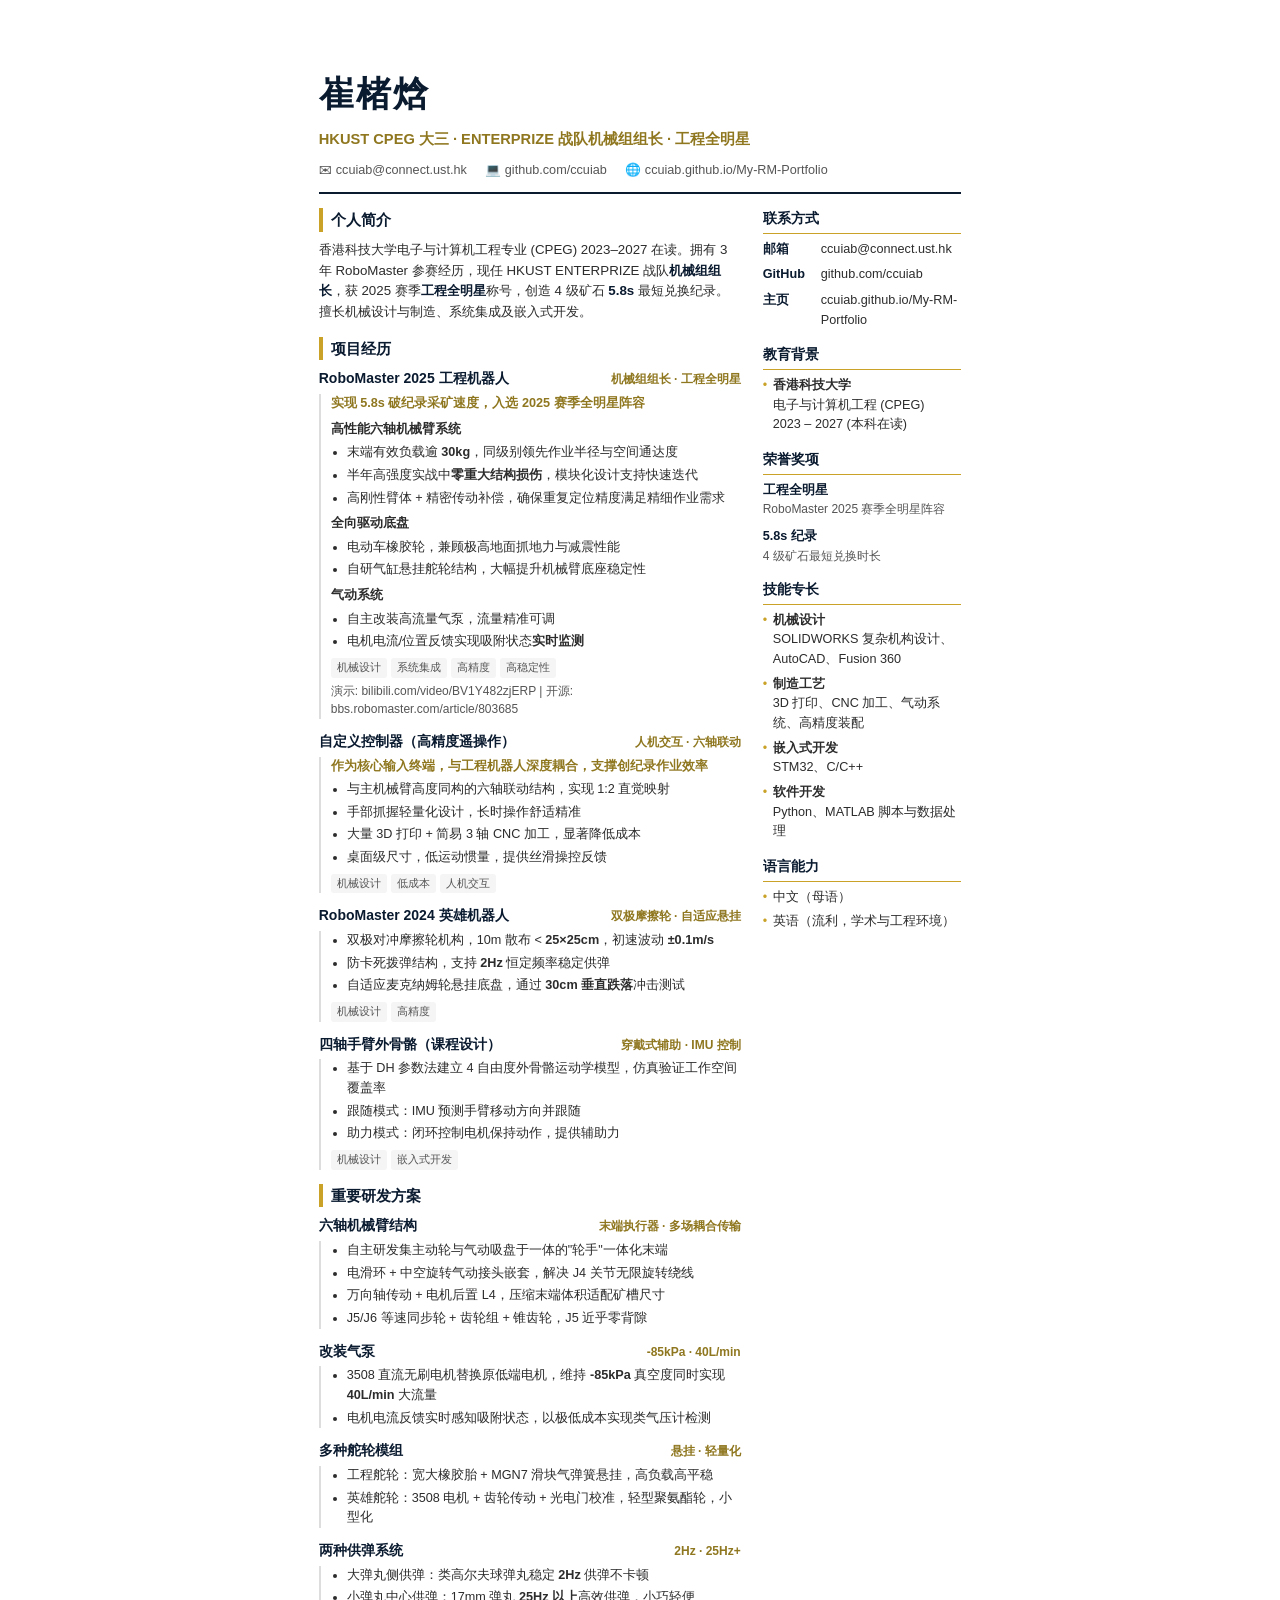
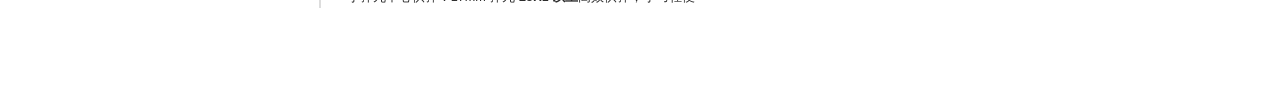
<file: docs/cv-for-pdf.html>
<!DOCTYPE html>
<html lang="zh-CN">
<head>
<meta charset="UTF-8">
<title>崔楮焓 — Curriculum Vitae</title>
<style>
:root {
  --blue: #0a1a2f;
  --gold: #c9a227;
  --gold-dark: #8f7720;
  --text: #2c2c2c;
  --muted: #555;
  --line: #ddd;
  --bg: #fff;
}

* { margin: 0; padding: 0; box-sizing: border-box; }

body {
  font-family: "Segoe UI", "PingFang SC", "Microsoft YaHei", sans-serif;
  font-size: 10.5pt;
  line-height: 1.55;
  color: var(--text);
  background: var(--bg);
}

/* A4 页面容器 */
.page {
  width: 210mm;
  min-height: 297mm;
  margin: 0 auto;
  padding: 18mm 20mm;
}

/* 头部 */
.header {
  border-bottom: 2px solid var(--blue);
  padding-bottom: 12px;
  margin-bottom: 14px;
}

.name {
  font-size: 26pt;
  font-weight: 700;
  color: var(--blue);
  letter-spacing: 2px;
}

.title-row {
  display: flex;
  justify-content: space-between;
  align-items: flex-end;
  margin-top: 6px;
}

.role {
  font-size: 11pt;
  color: var(--gold-dark);
  font-weight: 600;
}

.contact-bar {
  display: flex;
  flex-wrap: wrap;
  gap: 10px 18px;
  margin-top: 10px;
  font-size: 9.5pt;
  color: var(--muted);
}

.contact-bar span {
  display: inline-flex;
  align-items: center;
  gap: 4px;
}

.contact-bar a {
  color: var(--muted);
  text-decoration: none;
}

/* 分栏布局 */
.two-col {
  display: flex;
  gap: 22px;
}

.left {
  flex: 1 1 68%;
}

.right {
  flex: 1 1 32%;
}

/* 区块标题 */
.section-title {
  font-size: 11.5pt;
  font-weight: 700;
  color: var(--blue);
  border-left: 4px solid var(--gold);
  padding-left: 8px;
  margin: 14px 0 8px;
}

.section-title:first-child {
  margin-top: 0;
}

/* 简介 */
.summary {
  font-size: 10pt;
  color: var(--text);
  margin-bottom: 10px;
}

.summary strong {
  color: var(--blue);
}

/* 项目卡片 */
.project {
  margin-bottom: 12px;
  page-break-inside: avoid;
}

.project-header {
  display: flex;
  justify-content: space-between;
  align-items: baseline;
}

.project-name {
  font-size: 10.5pt;
  font-weight: 700;
  color: var(--blue);
}

.project-meta {
  font-size: 9pt;
  color: var(--gold-dark);
  font-weight: 600;
}

.project-body {
  margin-top: 4px;
  padding-left: 10px;
  border-left: 2px solid var(--line);
}

.project-body ul {
  margin: 4px 0;
  padding-left: 16px;
}

.project-body li {
  margin-bottom: 3px;
  font-size: 9.5pt;
}

.highlight {
  font-size: 9.5pt;
  color: var(--gold-dark);
  font-weight: 600;
  margin-bottom: 4px;
}

.subsection {
  font-size: 9.5pt;
  font-weight: 700;
  color: var(--text);
  margin-top: 6px;
}

.tags {
  margin-top: 4px;
}

.tag {
  display: inline-block;
  font-size: 8.5pt;
  color: var(--muted);
  background: #f5f5f5;
  padding: 1px 6px;
  border-radius: 3px;
  margin-right: 4px;
}

.links {
  font-size: 9pt;
  color: var(--muted);
  margin-top: 4px;
}

.links a {
  color: var(--muted);
  text-decoration: none;
}

/* 右侧栏 */
.side-block {
  margin-bottom: 14px;
}

.side-title {
  font-size: 10.5pt;
  font-weight: 700;
  color: var(--blue);
  border-bottom: 1.5px solid var(--gold);
  padding-bottom: 3px;
  margin-bottom: 6px;
}

.side-list {
  list-style: none;
  padding: 0;
}

.side-list li {
  font-size: 9.5pt;
  margin-bottom: 5px;
  padding-left: 10px;
  position: relative;
}

.side-list li::before {
  content: "•";
  color: var(--gold);
  position: absolute;
  left: 0;
}

.contact-list {
  list-style: none;
  padding: 0;
}

.contact-list li {
  font-size: 9.5pt;
  margin-bottom: 6px;
  display: flex;
  align-items: flex-start;
  gap: 6px;
}

.contact-list .label {
  font-weight: 600;
  color: var(--blue);
  min-width: 52px;
  flex-shrink: 0;
}

.contact-list .val {
  color: var(--text);
}

.contact-list a {
  color: var(--text);
  text-decoration: none;
}

.award-item {
  margin-bottom: 8px;
}

.award-title {
  font-weight: 700;
  font-size: 9.5pt;
  color: var(--blue);
}

.award-desc {
  font-size: 9pt;
  color: var(--muted);
}

/* 打印优化 */
@media print {
  body { -webkit-print-color-adjust: exact; print-color-adjust: exact; }
  .page { width: 100%; padding: 0; margin: 0; }
}

@page {
  size: A4;
  margin: 15mm 18mm;
}
</style>
</head>
<body>
<div class="page">

  <!-- Header -->
  <header class="header">
    <div class="name">崔楮焓</div>
    <div class="title-row">
      <div class="role">HKUST CPEG 大三 · ENTERPRIZE 战队机械组组长 · 工程全明星</div>
    </div>
    <div class="contact-bar">
      <span>&#9993; <a href="mailto:ccuiab@connect.ust.hk">ccuiab@connect.ust.hk</a></span>
      <span>&#128187; <a href="https://github.com/ccuiab" target="_blank">github.com/ccuiab</a></span>
      <span>&#127760; <a href="https://ccuiab.github.io/My-RM-Portfolio/" target="_blank">ccuiab.github.io/My-RM-Portfolio</a></span>
    </div>
  </header>

  <div class="two-col">
    <!-- Left Column -->
    <div class="left">

      <div class="section-title">个人简介</div>
      <p class="summary">
        香港科技大学电子与计算机工程专业 (CPEG) 2023–2027 在读。拥有 3 年 RoboMaster 参赛经历，现任 HKUST ENTERPRIZE 战队<strong>机械组组长</strong>，获 2025 赛季<strong>工程全明星</strong>称号，创造 4 级矿石 <strong>5.8s</strong> 最短兑换纪录。擅长机械设计与制造、系统集成及嵌入式开发。
      </p>

      <div class="section-title">项目经历</div>

      <!-- Project 1 -->
      <div class="project">
        <div class="project-header">
          <span class="project-name">RoboMaster 2025 工程机器人</span>
          <span class="project-meta">机械组组长 · 工程全明星</span>
        </div>
        <div class="project-body">
          <div class="highlight">实现 5.8s 破纪录采矿速度，入选 2025 赛季全明星阵容</div>
          <div class="subsection">高性能六轴机械臂系统</div>
          <ul>
            <li>末端有效负载逾 <strong>30kg</strong>，同级别领先作业半径与空间通达度</li>
            <li>半年高强度实战中<strong>零重大结构损伤</strong>，模块化设计支持快速迭代</li>
            <li>高刚性臂体 + 精密传动补偿，确保重复定位精度满足精细作业需求</li>
          </ul>
          <div class="subsection">全向驱动底盘</div>
          <ul>
            <li>电动车橡胶轮，兼顾极高地面抓地力与减震性能</li>
            <li>自研气缸悬挂舵轮结构，大幅提升机械臂底座稳定性</li>
          </ul>
          <div class="subsection">气动系统</div>
          <ul>
            <li>自主改装高流量气泵，流量精准可调</li>
            <li>电机电流/位置反馈实现吸附状态<strong>实时监测</strong></li>
          </ul>
          <div class="tags">
            <span class="tag">机械设计</span><span class="tag">系统集成</span><span class="tag">高精度</span><span class="tag">高稳定性</span>
          </div>
          <div class="links">
            演示: <a href="https://www.bilibili.com/video/BV1Y482zjERP/">bilibili.com/video/BV1Y482zjERP</a> |
            开源: <a href="https://bbs.robomaster.com/article/803685">bbs.robomaster.com/article/803685</a>
          </div>
        </div>
      </div>

      <!-- Project 2 -->
      <div class="project">
        <div class="project-header">
          <span class="project-name">自定义控制器（高精度遥操作）</span>
          <span class="project-meta">人机交互 · 六轴联动</span>
        </div>
        <div class="project-body">
          <div class="highlight">作为核心输入终端，与工程机器人深度耦合，支撑创纪录作业效率</div>
          <ul>
            <li>与主机械臂高度同构的六轴联动结构，实现 1:2 直觉映射</li>
            <li>手部抓握轻量化设计，长时操作舒适精准</li>
            <li>大量 3D 打印 + 简易 3 轴 CNC 加工，显著降低成本</li>
            <li>桌面级尺寸，低运动惯量，提供丝滑操控反馈</li>
          </ul>
          <div class="tags">
            <span class="tag">机械设计</span><span class="tag">低成本</span><span class="tag">人机交互</span>
          </div>
        </div>
      </div>

      <!-- Project 3 -->
      <div class="project">
        <div class="project-header">
          <span class="project-name">RoboMaster 2024 英雄机器人</span>
          <span class="project-meta">双极摩擦轮 · 自适应悬挂</span>
        </div>
        <div class="project-body">
          <ul>
            <li>双极对冲摩擦轮机构，10m 散布 &lt; <strong>25×25cm</strong>，初速波动 <strong>±0.1m/s</strong></li>
            <li>防卡死拨弹结构，支持 <strong>2Hz</strong> 恒定频率稳定供弹</li>
            <li>自适应麦克纳姆轮悬挂底盘，通过 <strong>30cm 垂直跌落</strong>冲击测试</li>
          </ul>
          <div class="tags">
            <span class="tag">机械设计</span><span class="tag">高精度</span>
          </div>
        </div>
      </div>

      <!-- Project 4 -->
      <div class="project">
        <div class="project-header">
          <span class="project-name">四轴手臂外骨骼（课程设计）</span>
          <span class="project-meta">穿戴式辅助 · IMU 控制</span>
        </div>
        <div class="project-body">
          <ul>
            <li>基于 DH 参数法建立 4 自由度外骨骼运动学模型，仿真验证工作空间覆盖率</li>
            <li>跟随模式：IMU 预测手臂移动方向并跟随</li>
            <li>助力模式：闭环控制电机保持动作，提供辅助力</li>
          </ul>
          <div class="tags">
            <span class="tag">机械设计</span><span class="tag">嵌入式开发</span>
          </div>
        </div>
      </div>

      <div class="section-title">重要研发方案</div>

      <div class="project">
        <div class="project-header">
          <span class="project-name">六轴机械臂结构</span>
          <span class="project-meta">末端执行器 · 多场耦合传输</span>
        </div>
        <div class="project-body">
          <ul>
            <li>自主研发集主动轮与气动吸盘于一体的"轮手"一体化末端</li>
            <li>电滑环 + 中空旋转气动接头嵌套，解决 J4 关节无限旋转绕线</li>
            <li>万向轴传动 + 电机后置 L4，压缩末端体积适配矿槽尺寸</li>
            <li>J5/J6 等速同步轮 + 齿轮组 + 锥齿轮，J5 近乎零背隙</li>
          </ul>
        </div>
      </div>

      <div class="project">
        <div class="project-header">
          <span class="project-name">改装气泵</span>
          <span class="project-meta">-85kPa · 40L/min</span>
        </div>
        <div class="project-body">
          <ul>
            <li>3508 直流无刷电机替换原低端电机，维持 <strong>-85kPa</strong> 真空度同时实现 <strong>40L/min</strong> 大流量</li>
            <li>电机电流反馈实时感知吸附状态，以极低成本实现类气压计检测</li>
          </ul>
        </div>
      </div>

      <div class="project">
        <div class="project-header">
          <span class="project-name">多种舵轮模组</span>
          <span class="project-meta">悬挂 · 轻量化</span>
        </div>
        <div class="project-body">
          <ul>
            <li>工程舵轮：宽大橡胶胎 + MGN7 滑块气弹簧悬挂，高负载高平稳</li>
            <li>英雄舵轮：3508 电机 + 齿轮传动 + 光电门校准，轻型聚氨酯轮，小型化</li>
          </ul>
        </div>
      </div>

      <div class="project">
        <div class="project-header">
          <span class="project-name">两种供弹系统</span>
          <span class="project-meta">2Hz · 25Hz+</span>
        </div>
        <div class="project-body">
          <ul>
            <li>大弹丸侧供弹：类高尔夫球弹丸稳定 <strong>2Hz</strong> 供弹不卡顿</li>
            <li>小弹丸中心供弹：17mm 弹丸 <strong>25Hz 以上</strong>高效供弹，小巧轻便</li>
          </ul>
        </div>
      </div>

    </div>

    <!-- Right Column -->
    <div class="right">

      <div class="side-block">
        <div class="side-title">联系方式</div>
        <ul class="contact-list">
          <li><span class="label">邮箱</span><span class="val"><a href="mailto:ccuiab@connect.ust.hk">ccuiab@connect.ust.hk</a></span></li>
          <li><span class="label">GitHub</span><span class="val"><a href="https://github.com/ccuiab" target="_blank">github.com/ccuiab</a></span></li>
          <li><span class="label">主页</span><span class="val"><a href="https://ccuiab.github.io/My-RM-Portfolio/" target="_blank">ccuiab.github.io/My-RM-Portfolio</a></span></li>
        </ul>
      </div>

      <div class="side-block">
        <div class="side-title">教育背景</div>
        <ul class="side-list">
          <li><strong>香港科技大学</strong><br>电子与计算机工程 (CPEG)<br>2023 – 2027 (本科在读)</li>
        </ul>
      </div>

      <div class="side-block">
        <div class="side-title">荣誉奖项</div>
        <div class="award-item">
          <div class="award-title">工程全明星</div>
          <div class="award-desc">RoboMaster 2025 赛季全明星阵容</div>
        </div>
        <div class="award-item">
          <div class="award-title">5.8s 纪录</div>
          <div class="award-desc">4 级矿石最短兑换时长</div>
        </div>
      </div>

      <div class="side-block">
        <div class="side-title">技能专长</div>
        <ul class="side-list">
          <li><strong>机械设计</strong><br>SOLIDWORKS 复杂机构设计、AutoCAD、Fusion 360</li>
          <li><strong>制造工艺</strong><br>3D 打印、CNC 加工、气动系统、高精度装配</li>
          <li><strong>嵌入式开发</strong><br>STM32、C/C++</li>
          <li><strong>软件开发</strong><br>Python、MATLAB 脚本与数据处理</li>
        </ul>
      </div>

      <div class="side-block">
        <div class="side-title">语言能力</div>
        <ul class="side-list">
          <li>中文（母语）</li>
          <li>英语（流利，学术与工程环境）</li>
        </ul>
      </div>

    </div>
  </div>

</div>
</body>
</html>
</file>
